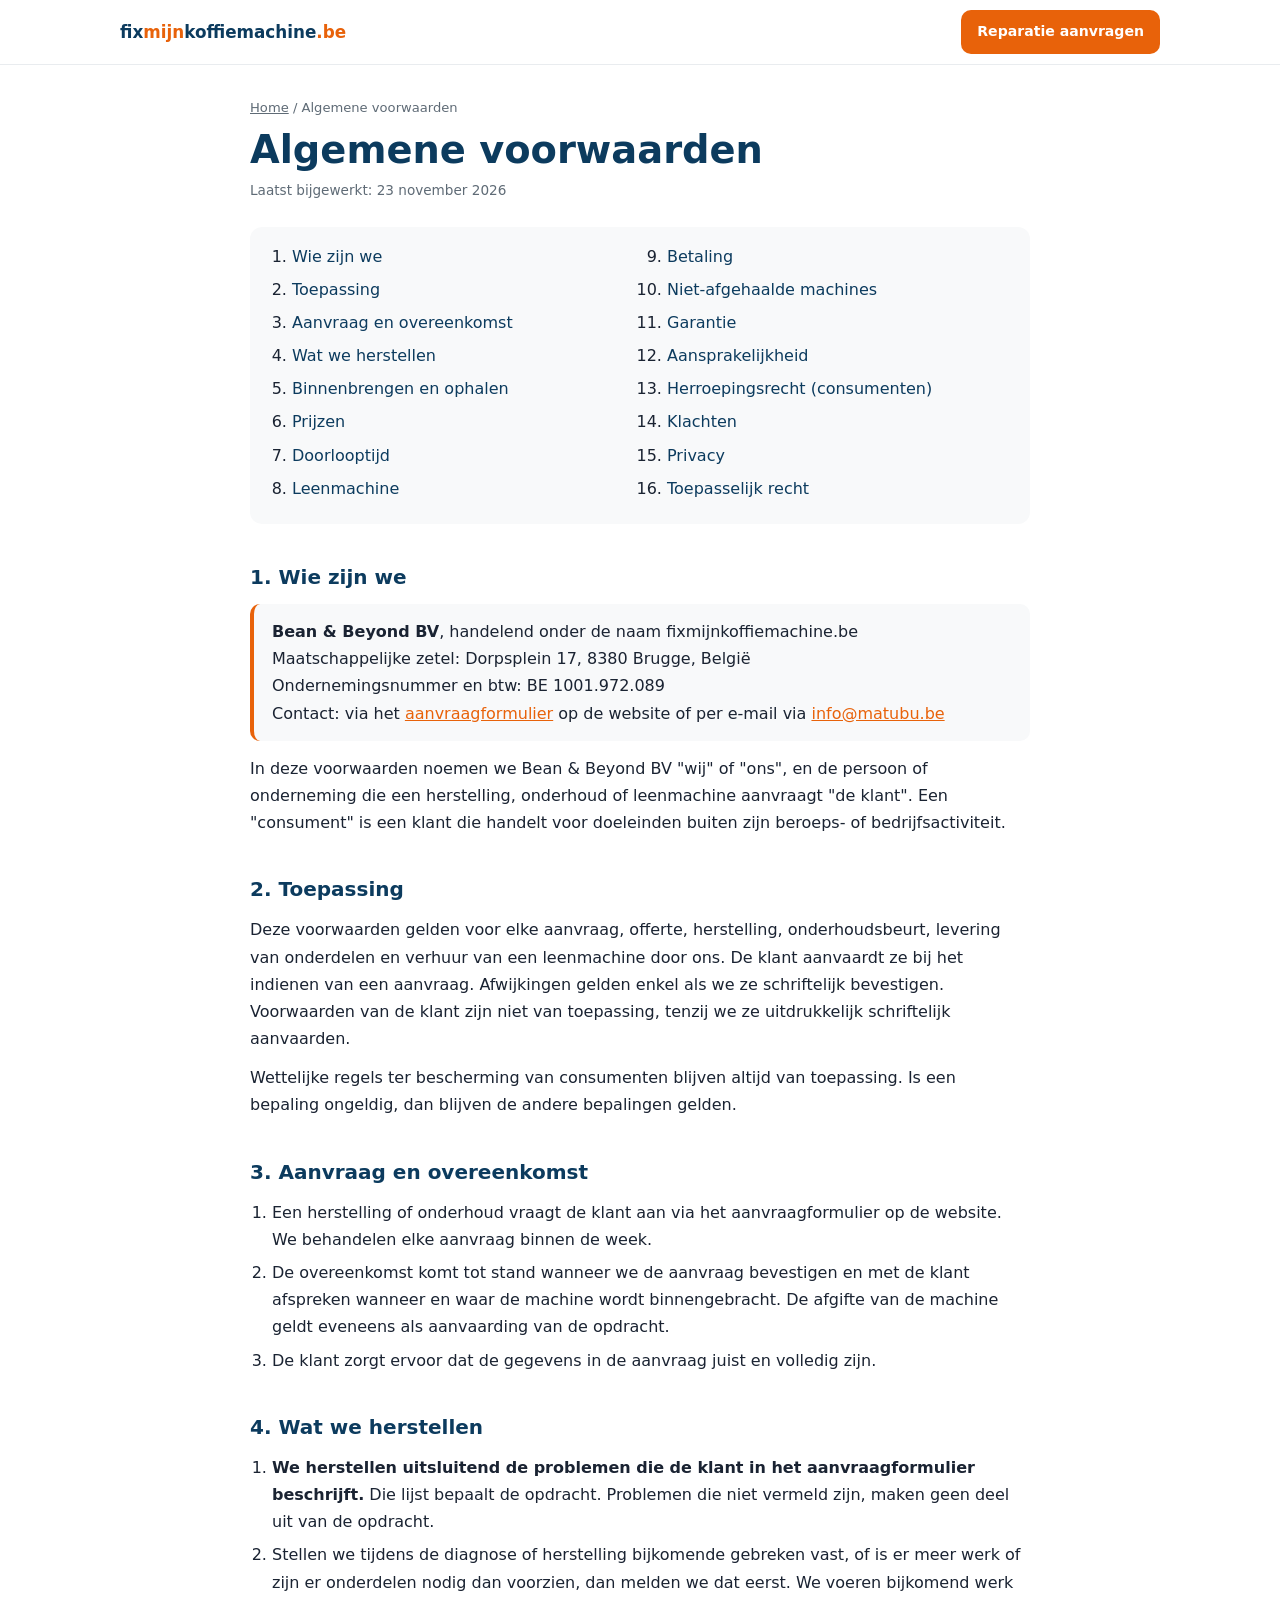
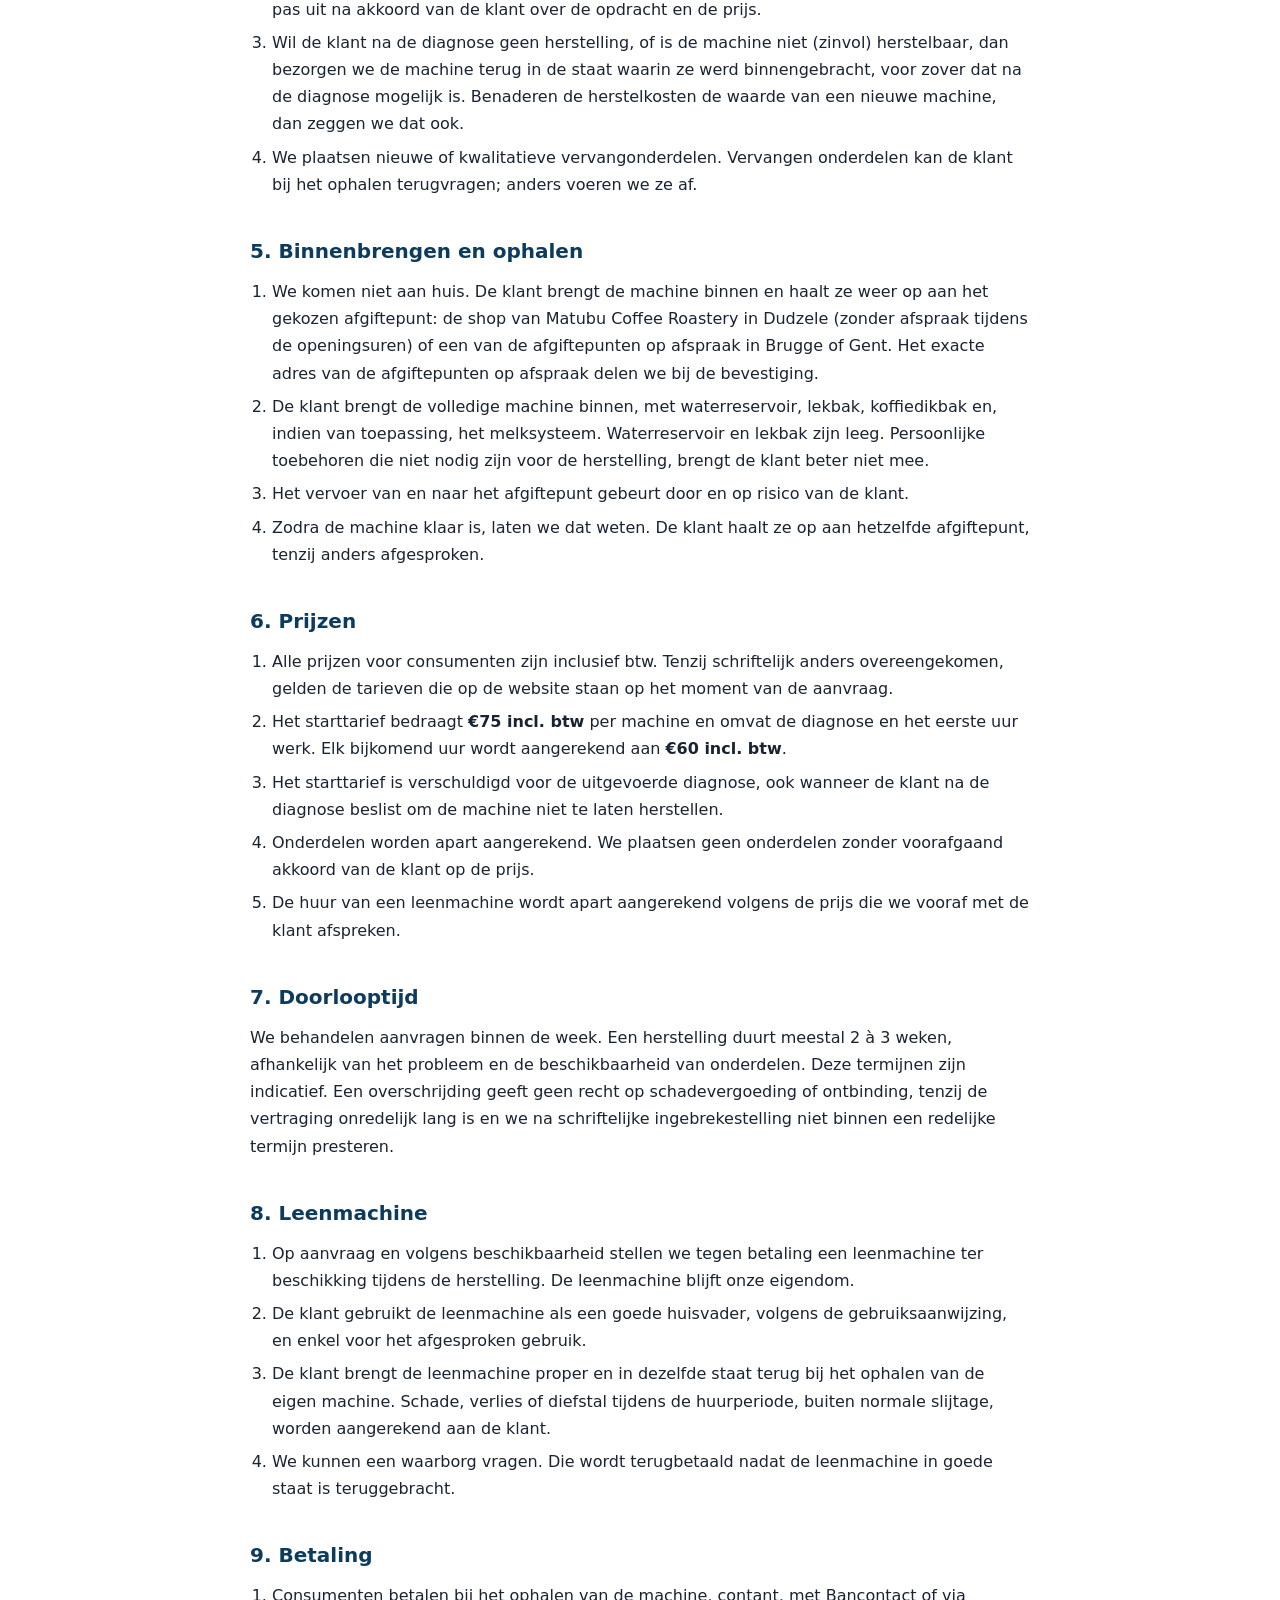
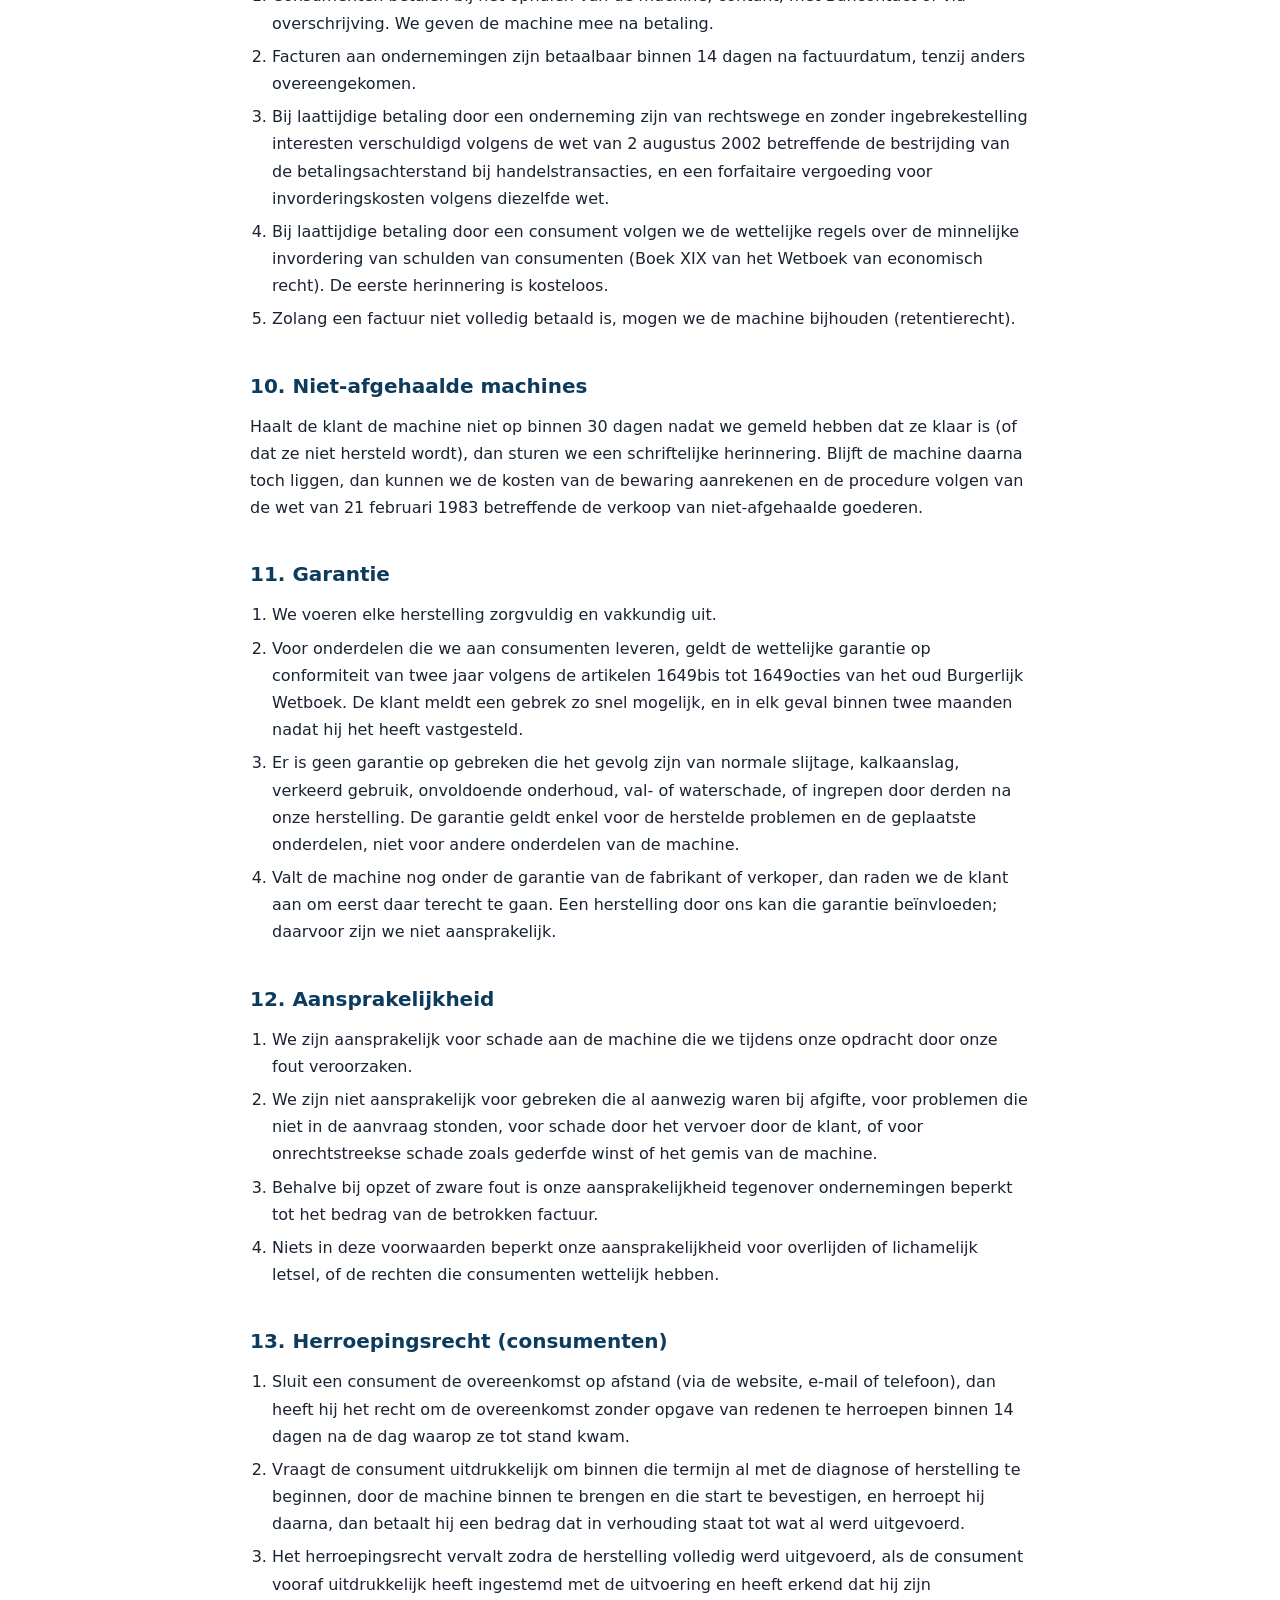
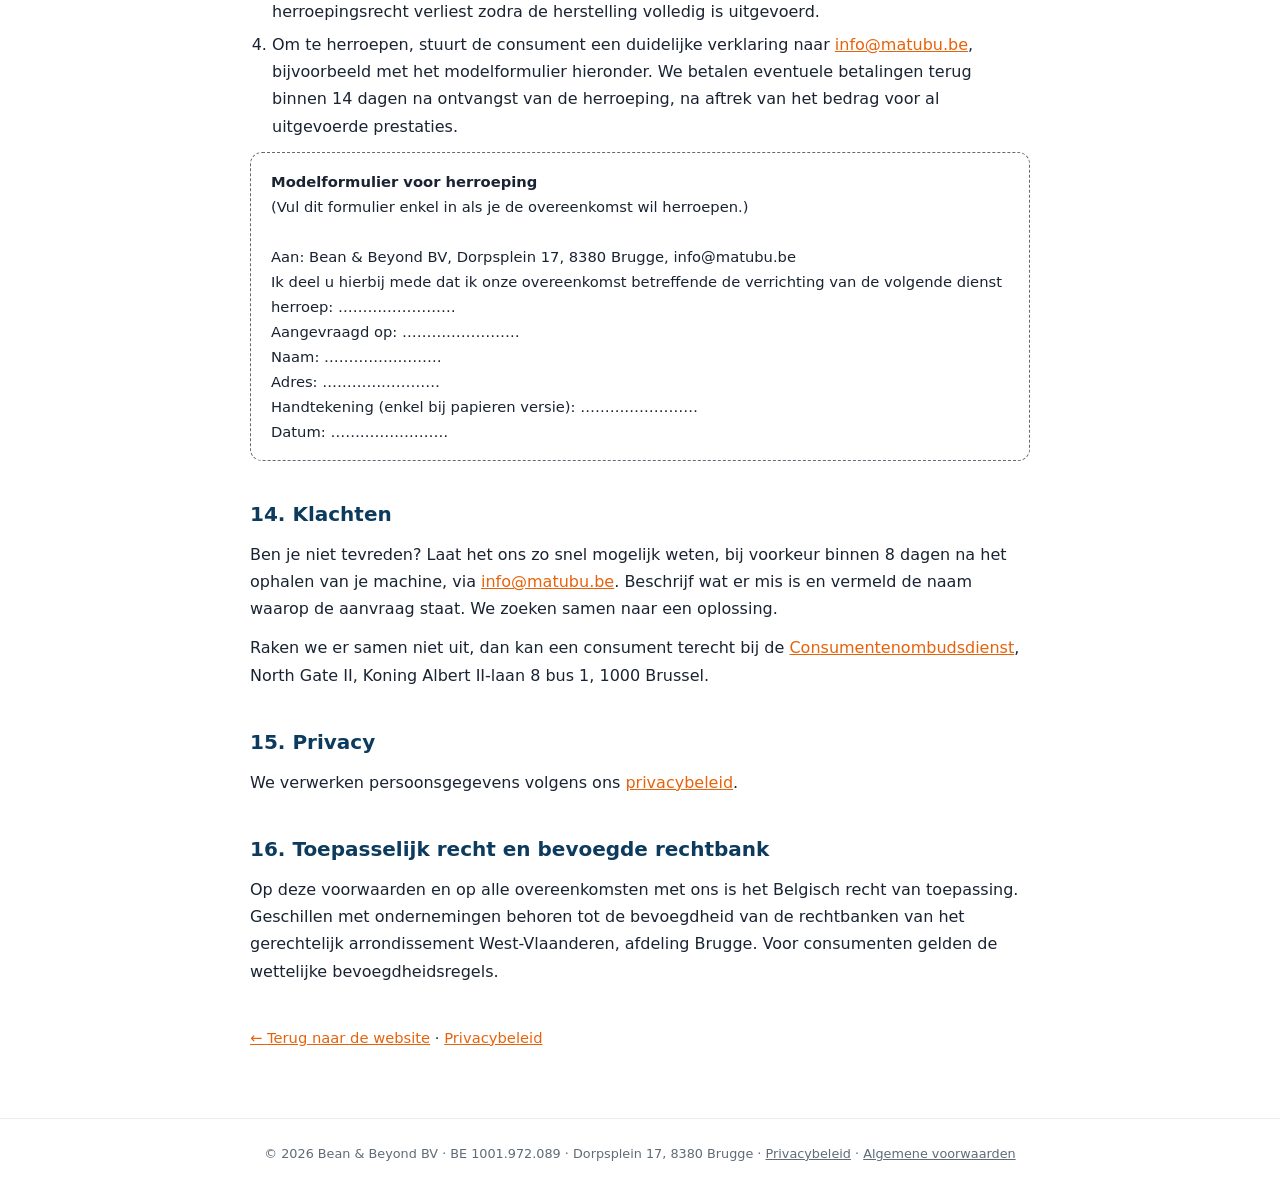
<file: algemene-voorwaarden/index.html>
<!DOCTYPE html>
<html lang="nl">
<head>
  <meta charset="UTF-8" />
  <meta name="viewport" content="width=device-width, initial-scale=1.0" />
  <title>Algemene voorwaarden | fixmijnkoffiemachine.be</title>
  <meta name="description" content="Algemene voorwaarden voor herstellingen, onderhoud en leenmachines van fixmijnkoffiemachine.be (Bean & Beyond BV)." />
  <link rel="canonical" href="https://fixmijnkoffiemachine.com/algemene-voorwaarden/" />
  <link rel="icon" href="/favicon.ico" sizes="48x48" />
  <link rel="icon" href="/favicon.svg" type="image/svg+xml" />
  <link rel="apple-touch-icon" href="/apple-touch-icon.png" />
  <meta name="theme-color" content="#E8620A" />
  <link rel="stylesheet" href="/legal.css" />
</head>
<body>

<header class="top">
  <div class="wrap">
    <a href="/" class="logo">fix<span>mijn</span>koffiemachine<span>.be</span></a>
    <a href="/#contact" class="cta">Reparatie aanvragen</a>
  </div>
</header>

<main class="wrap doc">
  <p class="crumb"><a href="/">Home</a> / Algemene voorwaarden</p>
  <h1>Algemene voorwaarden</h1>
  <p class="meta">Laatst bijgewerkt: 23 november 2026</p>

  <nav class="toc" aria-label="Inhoud">
    <ol>
      <li><a href="#art1">Wie zijn we</a></li>
      <li><a href="#art2">Toepassing</a></li>
      <li><a href="#art3">Aanvraag en overeenkomst</a></li>
      <li><a href="#art4">Wat we herstellen</a></li>
      <li><a href="#art5">Binnenbrengen en ophalen</a></li>
      <li><a href="#art6">Prijzen</a></li>
      <li><a href="#art7">Doorlooptijd</a></li>
      <li><a href="#art8">Leenmachine</a></li>
      <li><a href="#art9">Betaling</a></li>
      <li><a href="#art10">Niet-afgehaalde machines</a></li>
      <li><a href="#art11">Garantie</a></li>
      <li><a href="#art12">Aansprakelijkheid</a></li>
      <li><a href="#art13">Herroepingsrecht (consumenten)</a></li>
      <li><a href="#art14">Klachten</a></li>
      <li><a href="#art15">Privacy</a></li>
      <li><a href="#art16">Toepasselijk recht</a></li>
    </ol>
  </nav>

  <h2 id="art1">1. Wie zijn we</h2>
  <div class="card">
    <strong>Bean &amp; Beyond BV</strong>, handelend onder de naam fixmijnkoffiemachine.be<br>
    Maatschappelijke zetel: Dorpsplein 17, 8380 Brugge, België<br>
    Ondernemingsnummer en btw: BE 1001.972.089<br>
    Contact: via het <a href="/#contact">aanvraagformulier</a> op de website of per e-mail via <a href="mailto:info@matubu.be">info@matubu.be</a>
  </div>
  <p>In deze voorwaarden noemen we Bean &amp; Beyond BV "wij" of "ons", en de persoon of onderneming die een herstelling, onderhoud of leenmachine aanvraagt "de klant". Een "consument" is een klant die handelt voor doeleinden buiten zijn beroeps- of bedrijfsactiviteit.</p>

  <h2 id="art2">2. Toepassing</h2>
  <p>Deze voorwaarden gelden voor elke aanvraag, offerte, herstelling, onderhoudsbeurt, levering van onderdelen en verhuur van een leenmachine door ons. De klant aanvaardt ze bij het indienen van een aanvraag. Afwijkingen gelden enkel als we ze schriftelijk bevestigen. Voorwaarden van de klant zijn niet van toepassing, tenzij we ze uitdrukkelijk schriftelijk aanvaarden.</p>
  <p>Wettelijke regels ter bescherming van consumenten blijven altijd van toepassing. Is een bepaling ongeldig, dan blijven de andere bepalingen gelden.</p>

  <h2 id="art3">3. Aanvraag en overeenkomst</h2>
  <ol>
    <li>Een herstelling of onderhoud vraagt de klant aan via het aanvraagformulier op de website. We behandelen elke aanvraag binnen de week.</li>
    <li>De overeenkomst komt tot stand wanneer we de aanvraag bevestigen en met de klant afspreken wanneer en waar de machine wordt binnengebracht. De afgifte van de machine geldt eveneens als aanvaarding van de opdracht.</li>
    <li>De klant zorgt ervoor dat de gegevens in de aanvraag juist en volledig zijn.</li>
  </ol>

  <h2 id="art4">4. Wat we herstellen</h2>
  <ol>
    <li><strong>We herstellen uitsluitend de problemen die de klant in het aanvraagformulier beschrijft.</strong> Die lijst bepaalt de opdracht. Problemen die niet vermeld zijn, maken geen deel uit van de opdracht.</li>
    <li>Stellen we tijdens de diagnose of herstelling bijkomende gebreken vast, of is er meer werk of zijn er onderdelen nodig dan voorzien, dan melden we dat eerst. We voeren bijkomend werk pas uit na akkoord van de klant over de opdracht en de prijs.</li>
    <li>Wil de klant na de diagnose geen herstelling, of is de machine niet (zinvol) herstelbaar, dan bezorgen we de machine terug in de staat waarin ze werd binnengebracht, voor zover dat na de diagnose mogelijk is. Benaderen de herstelkosten de waarde van een nieuwe machine, dan zeggen we dat ook.</li>
    <li>We plaatsen nieuwe of kwalitatieve vervangonderdelen. Vervangen onderdelen kan de klant bij het ophalen terugvragen; anders voeren we ze af.</li>
  </ol>

  <h2 id="art5">5. Binnenbrengen en ophalen</h2>
  <ol>
    <li>We komen niet aan huis. De klant brengt de machine binnen en haalt ze weer op aan het gekozen afgiftepunt: de shop van Matubu Coffee Roastery in Dudzele (zonder afspraak tijdens de openingsuren) of een van de afgiftepunten op afspraak in Brugge of Gent. Het exacte adres van de afgiftepunten op afspraak delen we bij de bevestiging.</li>
    <li>De klant brengt de volledige machine binnen, met waterreservoir, lekbak, koffiedikbak en, indien van toepassing, het melksysteem. Waterreservoir en lekbak zijn leeg. Persoonlijke toebehoren die niet nodig zijn voor de herstelling, brengt de klant beter niet mee.</li>
    <li>Het vervoer van en naar het afgiftepunt gebeurt door en op risico van de klant.</li>
    <li>Zodra de machine klaar is, laten we dat weten. De klant haalt ze op aan hetzelfde afgiftepunt, tenzij anders afgesproken.</li>
  </ol>

  <h2 id="art6">6. Prijzen</h2>
  <ol>
    <li>Alle prijzen voor consumenten zijn inclusief btw. Tenzij schriftelijk anders overeengekomen, gelden de tarieven die op de website staan op het moment van de aanvraag.</li>
    <li>Het starttarief bedraagt <strong>€75 incl. btw</strong> per machine en omvat de diagnose en het eerste uur werk. Elk bijkomend uur wordt aangerekend aan <strong>€60 incl. btw</strong>.</li>
    <li>Het starttarief is verschuldigd voor de uitgevoerde diagnose, ook wanneer de klant na de diagnose beslist om de machine niet te laten herstellen.</li>
    <li>Onderdelen worden apart aangerekend. We plaatsen geen onderdelen zonder voorafgaand akkoord van de klant op de prijs.</li>
    <li>De huur van een leenmachine wordt apart aangerekend volgens de prijs die we vooraf met de klant afspreken.</li>
  </ol>

  <h2 id="art7">7. Doorlooptijd</h2>
  <p>We behandelen aanvragen binnen de week. Een herstelling duurt meestal 2 à 3 weken, afhankelijk van het probleem en de beschikbaarheid van onderdelen. Deze termijnen zijn indicatief. Een overschrijding geeft geen recht op schadevergoeding of ontbinding, tenzij de vertraging onredelijk lang is en we na schriftelijke ingebrekestelling niet binnen een redelijke termijn presteren.</p>

  <h2 id="art8">8. Leenmachine</h2>
  <ol>
    <li>Op aanvraag en volgens beschikbaarheid stellen we tegen betaling een leenmachine ter beschikking tijdens de herstelling. De leenmachine blijft onze eigendom.</li>
    <li>De klant gebruikt de leenmachine als een goede huisvader, volgens de gebruiksaanwijzing, en enkel voor het afgesproken gebruik.</li>
    <li>De klant brengt de leenmachine proper en in dezelfde staat terug bij het ophalen van de eigen machine. Schade, verlies of diefstal tijdens de huurperiode, buiten normale slijtage, worden aangerekend aan de klant.</li>
    <li>We kunnen een waarborg vragen. Die wordt terugbetaald nadat de leenmachine in goede staat is teruggebracht.</li>
  </ol>

  <h2 id="art9">9. Betaling</h2>
  <ol>
    <li>Consumenten betalen bij het ophalen van de machine, contant, met Bancontact of via overschrijving. We geven de machine mee na betaling.</li>
    <li>Facturen aan ondernemingen zijn betaalbaar binnen 14 dagen na factuurdatum, tenzij anders overeengekomen.</li>
    <li>Bij laattijdige betaling door een onderneming zijn van rechtswege en zonder ingebrekestelling interesten verschuldigd volgens de wet van 2 augustus 2002 betreffende de bestrijding van de betalingsachterstand bij handelstransacties, en een forfaitaire vergoeding voor invorderingskosten volgens diezelfde wet.</li>
    <li>Bij laattijdige betaling door een consument volgen we de wettelijke regels over de minnelijke invordering van schulden van consumenten (Boek XIX van het Wetboek van economisch recht). De eerste herinnering is kosteloos.</li>
    <li>Zolang een factuur niet volledig betaald is, mogen we de machine bijhouden (retentierecht).</li>
  </ol>

  <h2 id="art10">10. Niet-afgehaalde machines</h2>
  <p>Haalt de klant de machine niet op binnen 30 dagen nadat we gemeld hebben dat ze klaar is (of dat ze niet hersteld wordt), dan sturen we een schriftelijke herinnering. Blijft de machine daarna toch liggen, dan kunnen we de kosten van de bewaring aanrekenen en de procedure volgen van de wet van 21 februari 1983 betreffende de verkoop van niet-afgehaalde goederen.</p>

  <h2 id="art11">11. Garantie</h2>
  <ol>
    <li>We voeren elke herstelling zorgvuldig en vakkundig uit.</li>
    <li>Voor onderdelen die we aan consumenten leveren, geldt de wettelijke garantie op conformiteit van twee jaar volgens de artikelen 1649bis tot 1649octies van het oud Burgerlijk Wetboek. De klant meldt een gebrek zo snel mogelijk, en in elk geval binnen twee maanden nadat hij het heeft vastgesteld.</li>
    <li>Er is geen garantie op gebreken die het gevolg zijn van normale slijtage, kalkaanslag, verkeerd gebruik, onvoldoende onderhoud, val- of waterschade, of ingrepen door derden na onze herstelling. De garantie geldt enkel voor de herstelde problemen en de geplaatste onderdelen, niet voor andere onderdelen van de machine.</li>
    <li>Valt de machine nog onder de garantie van de fabrikant of verkoper, dan raden we de klant aan om eerst daar terecht te gaan. Een herstelling door ons kan die garantie beïnvloeden; daarvoor zijn we niet aansprakelijk.</li>
  </ol>

  <h2 id="art12">12. Aansprakelijkheid</h2>
  <ol>
    <li>We zijn aansprakelijk voor schade aan de machine die we tijdens onze opdracht door onze fout veroorzaken.</li>
    <li>We zijn niet aansprakelijk voor gebreken die al aanwezig waren bij afgifte, voor problemen die niet in de aanvraag stonden, voor schade door het vervoer door de klant, of voor onrechtstreekse schade zoals gederfde winst of het gemis van de machine.</li>
    <li>Behalve bij opzet of zware fout is onze aansprakelijkheid tegenover ondernemingen beperkt tot het bedrag van de betrokken factuur.</li>
    <li>Niets in deze voorwaarden beperkt onze aansprakelijkheid voor overlijden of lichamelijk letsel, of de rechten die consumenten wettelijk hebben.</li>
  </ol>

  <h2 id="art13">13. Herroepingsrecht (consumenten)</h2>
  <ol>
    <li>Sluit een consument de overeenkomst op afstand (via de website, e-mail of telefoon), dan heeft hij het recht om de overeenkomst zonder opgave van redenen te herroepen binnen 14 dagen na de dag waarop ze tot stand kwam.</li>
    <li>Vraagt de consument uitdrukkelijk om binnen die termijn al met de diagnose of herstelling te beginnen, door de machine binnen te brengen en die start te bevestigen, en herroept hij daarna, dan betaalt hij een bedrag dat in verhouding staat tot wat al werd uitgevoerd.</li>
    <li>Het herroepingsrecht vervalt zodra de herstelling volledig werd uitgevoerd, als de consument vooraf uitdrukkelijk heeft ingestemd met de uitvoering en heeft erkend dat hij zijn herroepingsrecht verliest zodra de herstelling volledig is uitgevoerd.</li>
    <li>Om te herroepen, stuurt de consument een duidelijke verklaring naar <a href="mailto:info@matubu.be">info@matubu.be</a>, bijvoorbeeld met het modelformulier hieronder. We betalen eventuele betalingen terug binnen 14 dagen na ontvangst van de herroeping, na aftrek van het bedrag voor al uitgevoerde prestaties.</li>
  </ol>
  <div class="model">
    <strong>Modelformulier voor herroeping</strong><br>
    (Vul dit formulier enkel in als je de overeenkomst wil herroepen.)<br><br>
    Aan: Bean &amp; Beyond BV, Dorpsplein 17, 8380 Brugge, info@matubu.be<br>
    Ik deel u hierbij mede dat ik onze overeenkomst betreffende de verrichting van de volgende dienst herroep: ……………………<br>
    Aangevraagd op: ……………………<br>
    Naam: ……………………<br>
    Adres: ……………………<br>
    Handtekening (enkel bij papieren versie): ……………………<br>
    Datum: ……………………
  </div>

  <h2 id="art14">14. Klachten</h2>
  <p>Ben je niet tevreden? Laat het ons zo snel mogelijk weten, bij voorkeur binnen 8 dagen na het ophalen van je machine, via <a href="mailto:info@matubu.be">info@matubu.be</a>. Beschrijf wat er mis is en vermeld de naam waarop de aanvraag staat. We zoeken samen naar een oplossing.</p>
  <p>Raken we er samen niet uit, dan kan een consument terecht bij de <a href="https://consumentenombudsdienst.be" target="_blank" rel="noopener">Consumentenombudsdienst</a>, North Gate II, Koning Albert II-laan 8 bus 1, 1000 Brussel.</p>

  <h2 id="art15">15. Privacy</h2>
  <p>We verwerken persoonsgegevens volgens ons <a href="/privacybeleid/">privacybeleid</a>.</p>

  <h2 id="art16">16. Toepasselijk recht en bevoegde rechtbank</h2>
  <p>Op deze voorwaarden en op alle overeenkomsten met ons is het Belgisch recht van toepassing. Geschillen met ondernemingen behoren tot de bevoegdheid van de rechtbanken van het gerechtelijk arrondissement West-Vlaanderen, afdeling Brugge. Voor consumenten gelden de wettelijke bevoegdheidsregels.</p>

  <p class="back"><a href="/">&larr; Terug naar de website</a> · <a href="/privacybeleid/">Privacybeleid</a></p>
</main>

<footer class="foot">
  © 2026 Bean &amp; Beyond BV · BE 1001.972.089 · Dorpsplein 17, 8380 Brugge ·
  <a href="/privacybeleid/">Privacybeleid</a> · <a href="/algemene-voorwaarden/">Algemene voorwaarden</a>
</footer>

</body>
</html>
</file>
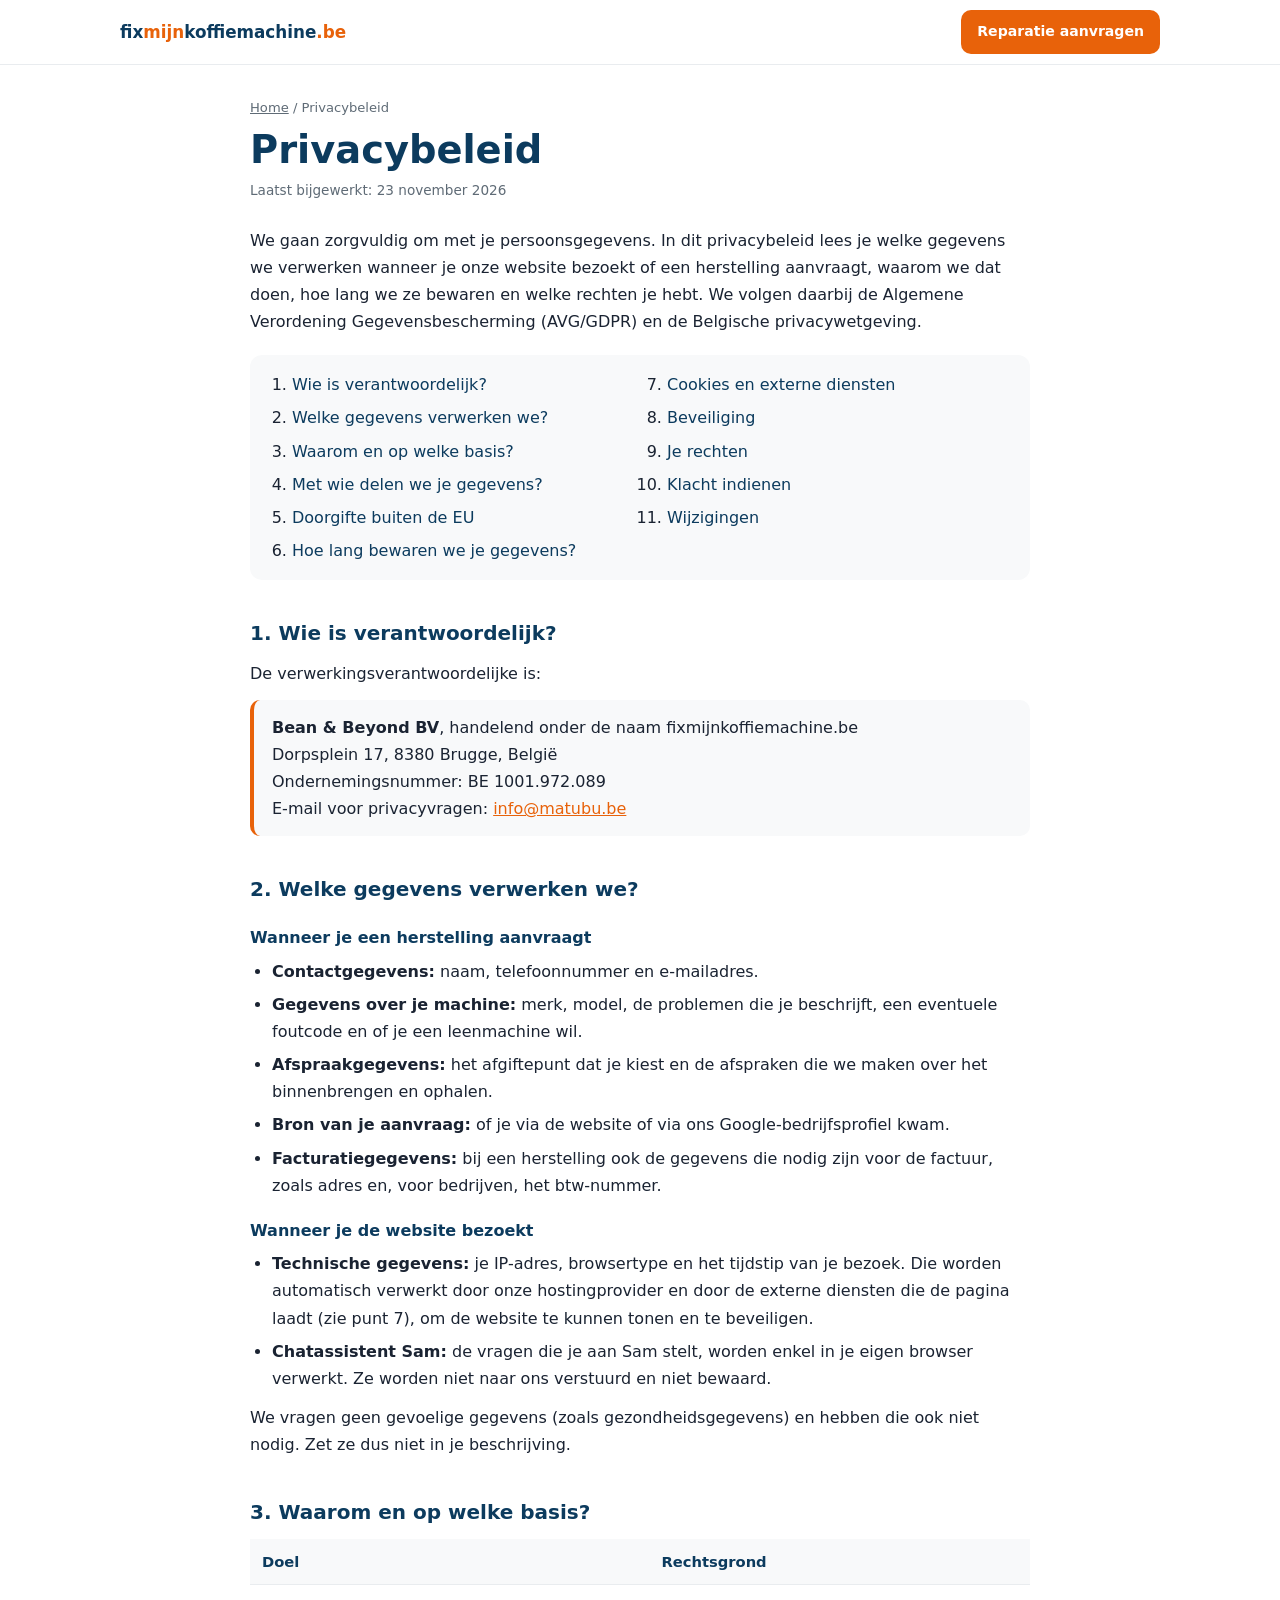
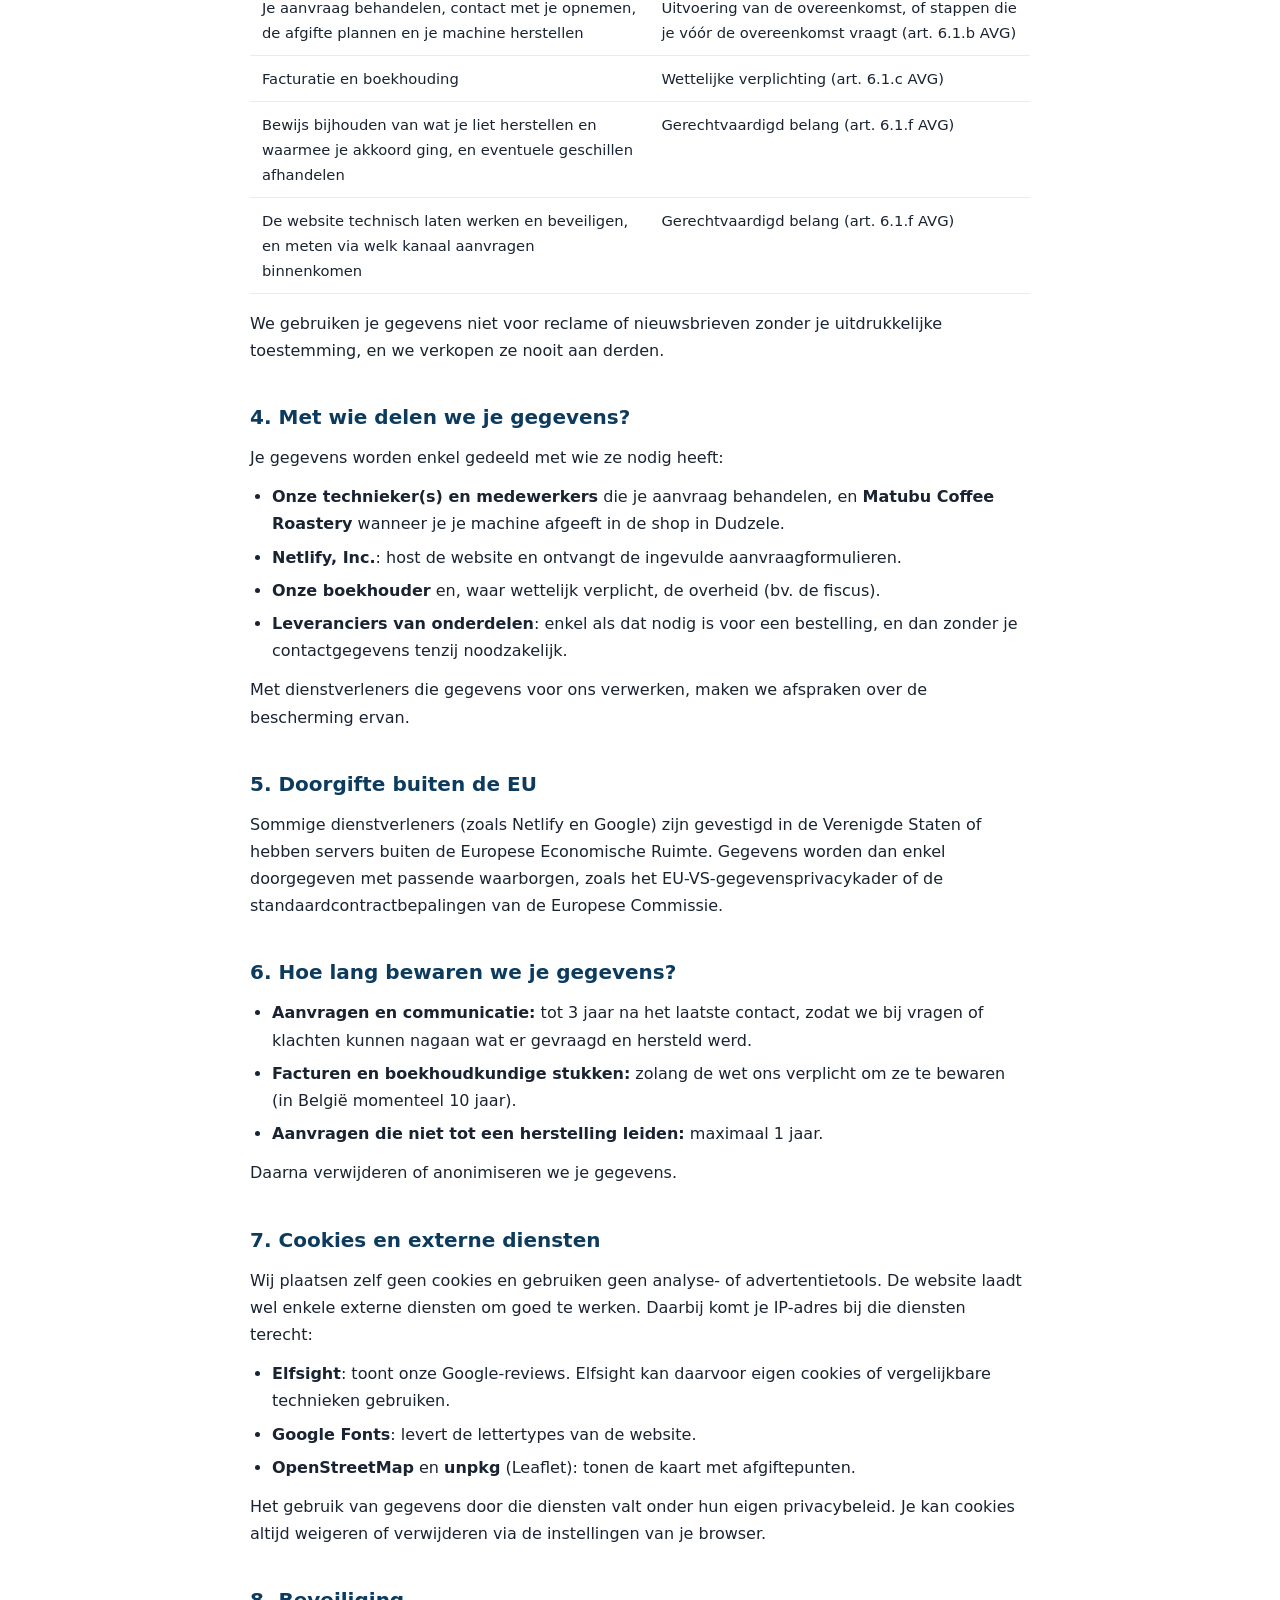
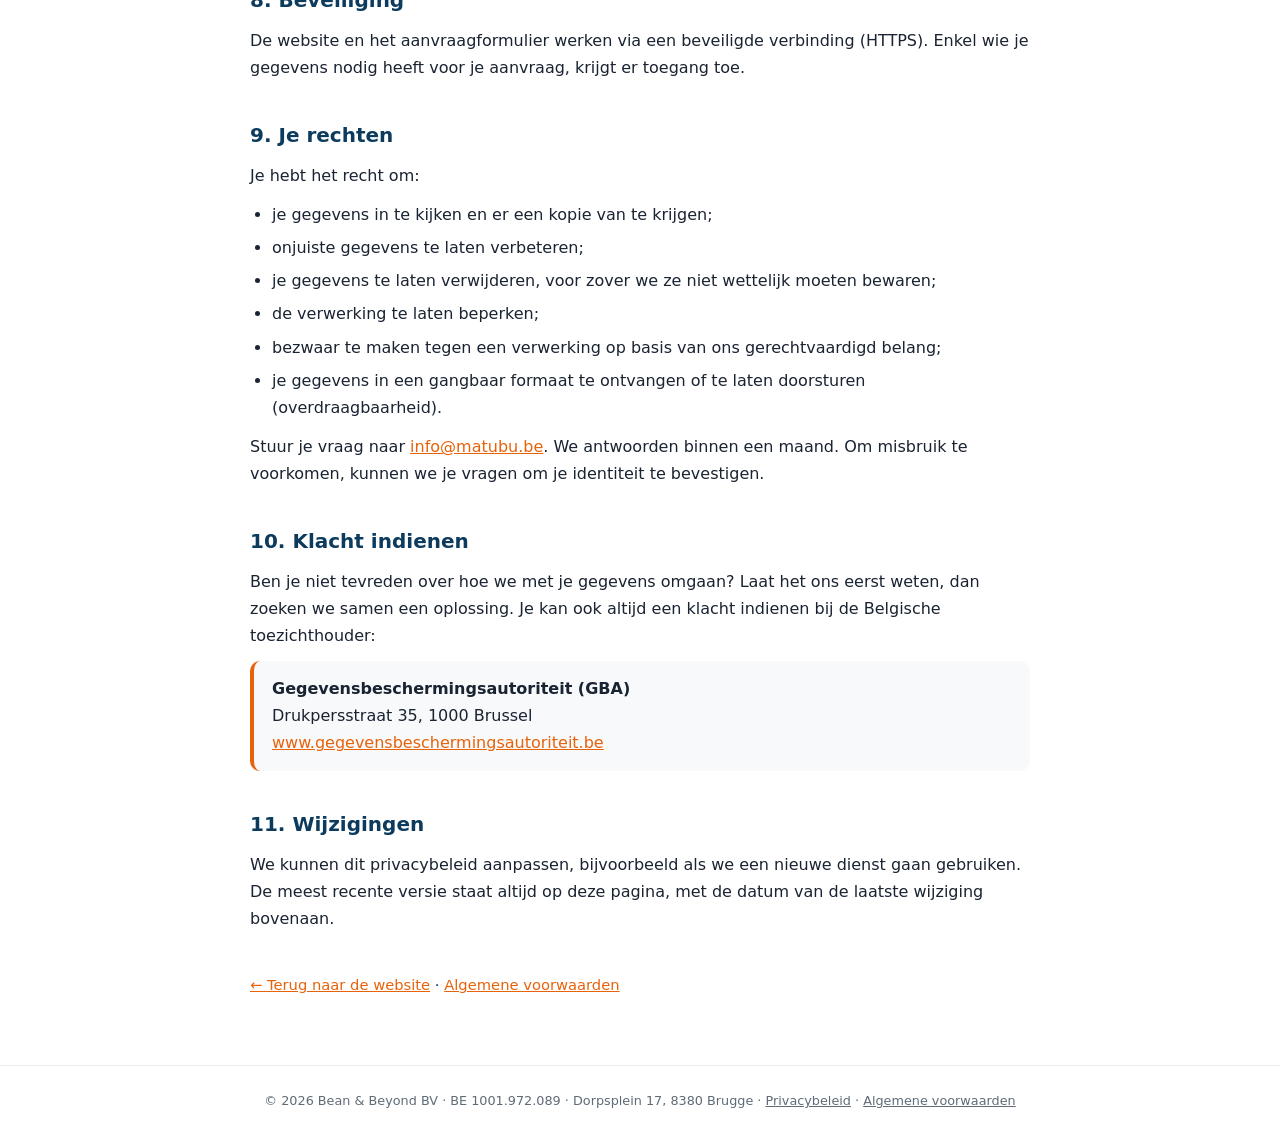
<file: privacybeleid/index.html>
<!DOCTYPE html>
<html lang="nl">
<head>
  <meta charset="UTF-8" />
  <meta name="viewport" content="width=device-width, initial-scale=1.0" />
  <title>Privacybeleid | fixmijnkoffiemachine.be</title>
  <meta name="description" content="Hoe fixmijnkoffiemachine.be (Bean & Beyond BV) omgaat met je persoonsgegevens: welke gegevens we verwerken, waarom, hoe lang en wat je rechten zijn." />
  <link rel="canonical" href="https://fixmijnkoffiemachine.com/privacybeleid/" />
  <link rel="icon" href="/favicon.ico" sizes="48x48" />
  <link rel="icon" href="/favicon.svg" type="image/svg+xml" />
  <link rel="apple-touch-icon" href="/apple-touch-icon.png" />
  <meta name="theme-color" content="#E8620A" />
  <link rel="stylesheet" href="/legal.css" />
</head>
<body>

<header class="top">
  <div class="wrap">
    <a href="/" class="logo">fix<span>mijn</span>koffiemachine<span>.be</span></a>
    <a href="/#contact" class="cta">Reparatie aanvragen</a>
  </div>
</header>

<main class="wrap doc">
  <p class="crumb"><a href="/">Home</a> / Privacybeleid</p>
  <h1>Privacybeleid</h1>
  <p class="meta">Laatst bijgewerkt: 23 november 2026</p>

  <p>We gaan zorgvuldig om met je persoonsgegevens. In dit privacybeleid lees je welke gegevens we verwerken wanneer je onze website bezoekt of een herstelling aanvraagt, waarom we dat doen, hoe lang we ze bewaren en welke rechten je hebt. We volgen daarbij de Algemene Verordening Gegevensbescherming (AVG/GDPR) en de Belgische privacywetgeving.</p>

  <nav class="toc" aria-label="Inhoud">
    <ol>
      <li><a href="#wie">Wie is verantwoordelijk?</a></li>
      <li><a href="#welke">Welke gegevens verwerken we?</a></li>
      <li><a href="#waarom">Waarom en op welke basis?</a></li>
      <li><a href="#delen">Met wie delen we je gegevens?</a></li>
      <li><a href="#buiten-eu">Doorgifte buiten de EU</a></li>
      <li><a href="#bewaren">Hoe lang bewaren we je gegevens?</a></li>
      <li><a href="#cookies">Cookies en externe diensten</a></li>
      <li><a href="#beveiliging">Beveiliging</a></li>
      <li><a href="#rechten">Je rechten</a></li>
      <li><a href="#klacht">Klacht indienen</a></li>
      <li><a href="#wijzigingen">Wijzigingen</a></li>
    </ol>
  </nav>

  <h2 id="wie">1. Wie is verantwoordelijk?</h2>
  <p>De verwerkingsverantwoordelijke is:</p>
  <div class="card">
    <strong>Bean &amp; Beyond BV</strong>, handelend onder de naam fixmijnkoffiemachine.be<br>
    Dorpsplein 17, 8380 Brugge, België<br>
    Ondernemingsnummer: BE 1001.972.089<br>
    E-mail voor privacyvragen: <a href="mailto:info@matubu.be?subject=Privacy">info@matubu.be</a>
  </div>

  <h2 id="welke">2. Welke gegevens verwerken we?</h2>
  <h3>Wanneer je een herstelling aanvraagt</h3>
  <ul>
    <li><strong>Contactgegevens:</strong> naam, telefoonnummer en e-mailadres.</li>
    <li><strong>Gegevens over je machine:</strong> merk, model, de problemen die je beschrijft, een eventuele foutcode en of je een leenmachine wil.</li>
    <li><strong>Afspraakgegevens:</strong> het afgiftepunt dat je kiest en de afspraken die we maken over het binnenbrengen en ophalen.</li>
    <li><strong>Bron van je aanvraag:</strong> of je via de website of via ons Google-bedrijfsprofiel kwam.</li>
    <li><strong>Facturatiegegevens:</strong> bij een herstelling ook de gegevens die nodig zijn voor de factuur, zoals adres en, voor bedrijven, het btw-nummer.</li>
  </ul>
  <h3>Wanneer je de website bezoekt</h3>
  <ul>
    <li><strong>Technische gegevens:</strong> je IP-adres, browsertype en het tijdstip van je bezoek. Die worden automatisch verwerkt door onze hostingprovider en door de externe diensten die de pagina laadt (zie punt 7), om de website te kunnen tonen en te beveiligen.</li>
    <li><strong>Chatassistent Sam:</strong> de vragen die je aan Sam stelt, worden enkel in je eigen browser verwerkt. Ze worden niet naar ons verstuurd en niet bewaard.</li>
  </ul>
  <p>We vragen geen gevoelige gegevens (zoals gezondheidsgegevens) en hebben die ook niet nodig. Zet ze dus niet in je beschrijving.</p>

  <h2 id="waarom">3. Waarom en op welke basis?</h2>
  <table>
    <thead><tr><th>Doel</th><th>Rechtsgrond</th></tr></thead>
    <tbody>
      <tr><td>Je aanvraag behandelen, contact met je opnemen, de afgifte plannen en je machine herstellen</td><td>Uitvoering van de overeenkomst, of stappen die je vóór de overeenkomst vraagt (art. 6.1.b AVG)</td></tr>
      <tr><td>Facturatie en boekhouding</td><td>Wettelijke verplichting (art. 6.1.c AVG)</td></tr>
      <tr><td>Bewijs bijhouden van wat je liet herstellen en waarmee je akkoord ging, en eventuele geschillen afhandelen</td><td>Gerechtvaardigd belang (art. 6.1.f AVG)</td></tr>
      <tr><td>De website technisch laten werken en beveiligen, en meten via welk kanaal aanvragen binnenkomen</td><td>Gerechtvaardigd belang (art. 6.1.f AVG)</td></tr>
    </tbody>
  </table>
  <p>We gebruiken je gegevens niet voor reclame of nieuwsbrieven zonder je uitdrukkelijke toestemming, en we verkopen ze nooit aan derden.</p>

  <h2 id="delen">4. Met wie delen we je gegevens?</h2>
  <p>Je gegevens worden enkel gedeeld met wie ze nodig heeft:</p>
  <ul>
    <li><strong>Onze technieker(s) en medewerkers</strong> die je aanvraag behandelen, en <strong>Matubu Coffee Roastery</strong> wanneer je je machine afgeeft in de shop in Dudzele.</li>
    <li><strong>Netlify, Inc.</strong>: host de website en ontvangt de ingevulde aanvraagformulieren.</li>
    <li><strong>Onze boekhouder</strong> en, waar wettelijk verplicht, de overheid (bv. de fiscus).</li>
    <li><strong>Leveranciers van onderdelen</strong>: enkel als dat nodig is voor een bestelling, en dan zonder je contactgegevens tenzij noodzakelijk.</li>
  </ul>
  <p>Met dienstverleners die gegevens voor ons verwerken, maken we afspraken over de bescherming ervan.</p>

  <h2 id="buiten-eu">5. Doorgifte buiten de EU</h2>
  <p>Sommige dienstverleners (zoals Netlify en Google) zijn gevestigd in de Verenigde Staten of hebben servers buiten de Europese Economische Ruimte. Gegevens worden dan enkel doorgegeven met passende waarborgen, zoals het EU-VS-gegevensprivacykader of de standaardcontractbepalingen van de Europese Commissie.</p>

  <h2 id="bewaren">6. Hoe lang bewaren we je gegevens?</h2>
  <ul>
    <li><strong>Aanvragen en communicatie:</strong> tot 3 jaar na het laatste contact, zodat we bij vragen of klachten kunnen nagaan wat er gevraagd en hersteld werd.</li>
    <li><strong>Facturen en boekhoudkundige stukken:</strong> zolang de wet ons verplicht om ze te bewaren (in België momenteel 10 jaar).</li>
    <li><strong>Aanvragen die niet tot een herstelling leiden:</strong> maximaal 1 jaar.</li>
  </ul>
  <p>Daarna verwijderen of anonimiseren we je gegevens.</p>

  <h2 id="cookies">7. Cookies en externe diensten</h2>
  <p>Wij plaatsen zelf geen cookies en gebruiken geen analyse- of advertentietools. De website laadt wel enkele externe diensten om goed te werken. Daarbij komt je IP-adres bij die diensten terecht:</p>
  <ul>
    <li><strong>Elfsight</strong>: toont onze Google-reviews. Elfsight kan daarvoor eigen cookies of vergelijkbare technieken gebruiken.</li>
    <li><strong>Google Fonts</strong>: levert de lettertypes van de website.</li>
    <li><strong>OpenStreetMap</strong> en <strong>unpkg</strong> (Leaflet): tonen de kaart met afgiftepunten.</li>
  </ul>
  <p>Het gebruik van gegevens door die diensten valt onder hun eigen privacybeleid. Je kan cookies altijd weigeren of verwijderen via de instellingen van je browser.</p>

  <h2 id="beveiliging">8. Beveiliging</h2>
  <p>De website en het aanvraagformulier werken via een beveiligde verbinding (HTTPS). Enkel wie je gegevens nodig heeft voor je aanvraag, krijgt er toegang toe.</p>

  <h2 id="rechten">9. Je rechten</h2>
  <p>Je hebt het recht om:</p>
  <ul>
    <li>je gegevens in te kijken en er een kopie van te krijgen;</li>
    <li>onjuiste gegevens te laten verbeteren;</li>
    <li>je gegevens te laten verwijderen, voor zover we ze niet wettelijk moeten bewaren;</li>
    <li>de verwerking te laten beperken;</li>
    <li>bezwaar te maken tegen een verwerking op basis van ons gerechtvaardigd belang;</li>
    <li>je gegevens in een gangbaar formaat te ontvangen of te laten doorsturen (overdraagbaarheid).</li>
  </ul>
  <p>Stuur je vraag naar <a href="mailto:info@matubu.be?subject=Privacy">info@matubu.be</a>. We antwoorden binnen een maand. Om misbruik te voorkomen, kunnen we je vragen om je identiteit te bevestigen.</p>

  <h2 id="klacht">10. Klacht indienen</h2>
  <p>Ben je niet tevreden over hoe we met je gegevens omgaan? Laat het ons eerst weten, dan zoeken we samen een oplossing. Je kan ook altijd een klacht indienen bij de Belgische toezichthouder:</p>
  <div class="card">
    <strong>Gegevensbeschermingsautoriteit (GBA)</strong><br>
    Drukpersstraat 35, 1000 Brussel<br>
    <a href="https://www.gegevensbeschermingsautoriteit.be" target="_blank" rel="noopener">www.gegevensbeschermingsautoriteit.be</a>
  </div>

  <h2 id="wijzigingen">11. Wijzigingen</h2>
  <p>We kunnen dit privacybeleid aanpassen, bijvoorbeeld als we een nieuwe dienst gaan gebruiken. De meest recente versie staat altijd op deze pagina, met de datum van de laatste wijziging bovenaan.</p>

  <p class="back"><a href="/">&larr; Terug naar de website</a> · <a href="/algemene-voorwaarden/">Algemene voorwaarden</a></p>
</main>

<footer class="foot">
  © 2026 Bean &amp; Beyond BV · BE 1001.972.089 · Dorpsplein 17, 8380 Brugge ·
  <a href="/privacybeleid/">Privacybeleid</a> · <a href="/algemene-voorwaarden/">Algemene voorwaarden</a>
</footer>

</body>
</html>
</file>
<file: legal.css>
/* Stijl voor juridische pagina's (privacybeleid, algemene voorwaarden). Systeemlettertype: geen externe fonts. */
*, *::before, *::after { box-sizing: border-box; margin: 0; padding: 0; }
:root {
  --blue: #0C3B5E; --blue-dark: #082C46; --orange: #E8620A; --orange-hover: #CC5208;
  --gray-50: #F8F9FA; --gray-200: #E9ECEF; --gray-600: #5F6B76; --text: #1A2332;
}
body { font-family: system-ui, -apple-system, 'Segoe UI', Roboto, Arial, sans-serif; color: var(--text); background: #fff; line-height: 1.7; }
a { color: var(--orange); }
.wrap { max-width: 820px; margin: 0 auto; padding: 0 20px; }
.top { background: #fff; border-bottom: 1px solid var(--gray-200); position: sticky; top: 0; z-index: 10; }
.top .wrap { max-width: 1080px; display: flex; align-items: center; justify-content: space-between; height: 64px; gap: 12px; }
.logo { font-weight: 800; font-size: 1.05rem; color: var(--blue); text-decoration: none; white-space: nowrap; }
.logo span { color: var(--orange); }
.cta { background: var(--orange); color: #fff; text-decoration: none; font-weight: 700; font-size: .88rem; padding: 10px 16px; border-radius: 10px; white-space: nowrap; }
.cta:hover { background: var(--orange-hover); }
.doc { padding-top: 32px; padding-bottom: 56px; }
.crumb { font-size: .82rem; color: var(--gray-600); margin-bottom: 8px; }
.crumb a { color: var(--gray-600); }
h1 { font-size: clamp(1.8rem, 4vw, 2.4rem); color: var(--blue); line-height: 1.2; }
.meta { font-size: .85rem; color: var(--gray-600); margin: 6px 0 24px; }
h2 { font-size: 1.25rem; color: var(--blue); margin: 36px 0 10px; scroll-margin-top: 80px; }
h3 { font-size: 1rem; color: var(--blue); margin: 18px 0 6px; }
p { margin-bottom: 12px; }
ul, ol { margin: 0 0 12px 22px; }
li { margin-bottom: 6px; }
.card { background: var(--gray-50); border-left: 4px solid var(--orange); border-radius: 10px; padding: 14px 18px; margin: 10px 0 14px; }
.toc { background: var(--gray-50); border-radius: 12px; padding: 16px 20px; margin: 20px 0 8px; }
.toc ol { margin-bottom: 0; columns: 2; column-gap: 32px; }
.toc a { color: var(--blue); text-decoration: none; }
.toc a:hover { color: var(--orange); }
table { width: 100%; border-collapse: collapse; margin: 10px 0 16px; font-size: .92rem; }
th, td { text-align: left; padding: 10px 12px; border-bottom: 1px solid var(--gray-200); vertical-align: top; }
th { background: var(--gray-50); color: var(--blue); }
.model { border: 1.5px dashed var(--gray-600); border-radius: 12px; padding: 16px 20px; margin: 12px 0; font-size: .92rem; }
.back { margin-top: 40px; font-size: .92rem; }
.foot { text-align: center; font-size: .8rem; color: var(--gray-600); padding: 24px 20px 32px; border-top: 1px solid var(--gray-200); }
.foot a { color: var(--gray-600); }
@media (max-width: 600px) {
  .toc ol { columns: 1; }
  .cta { padding: 8px 12px; font-size: .8rem; }
  .logo { font-size: .95rem; }
  th, td { padding: 8px; }
}
</file>
